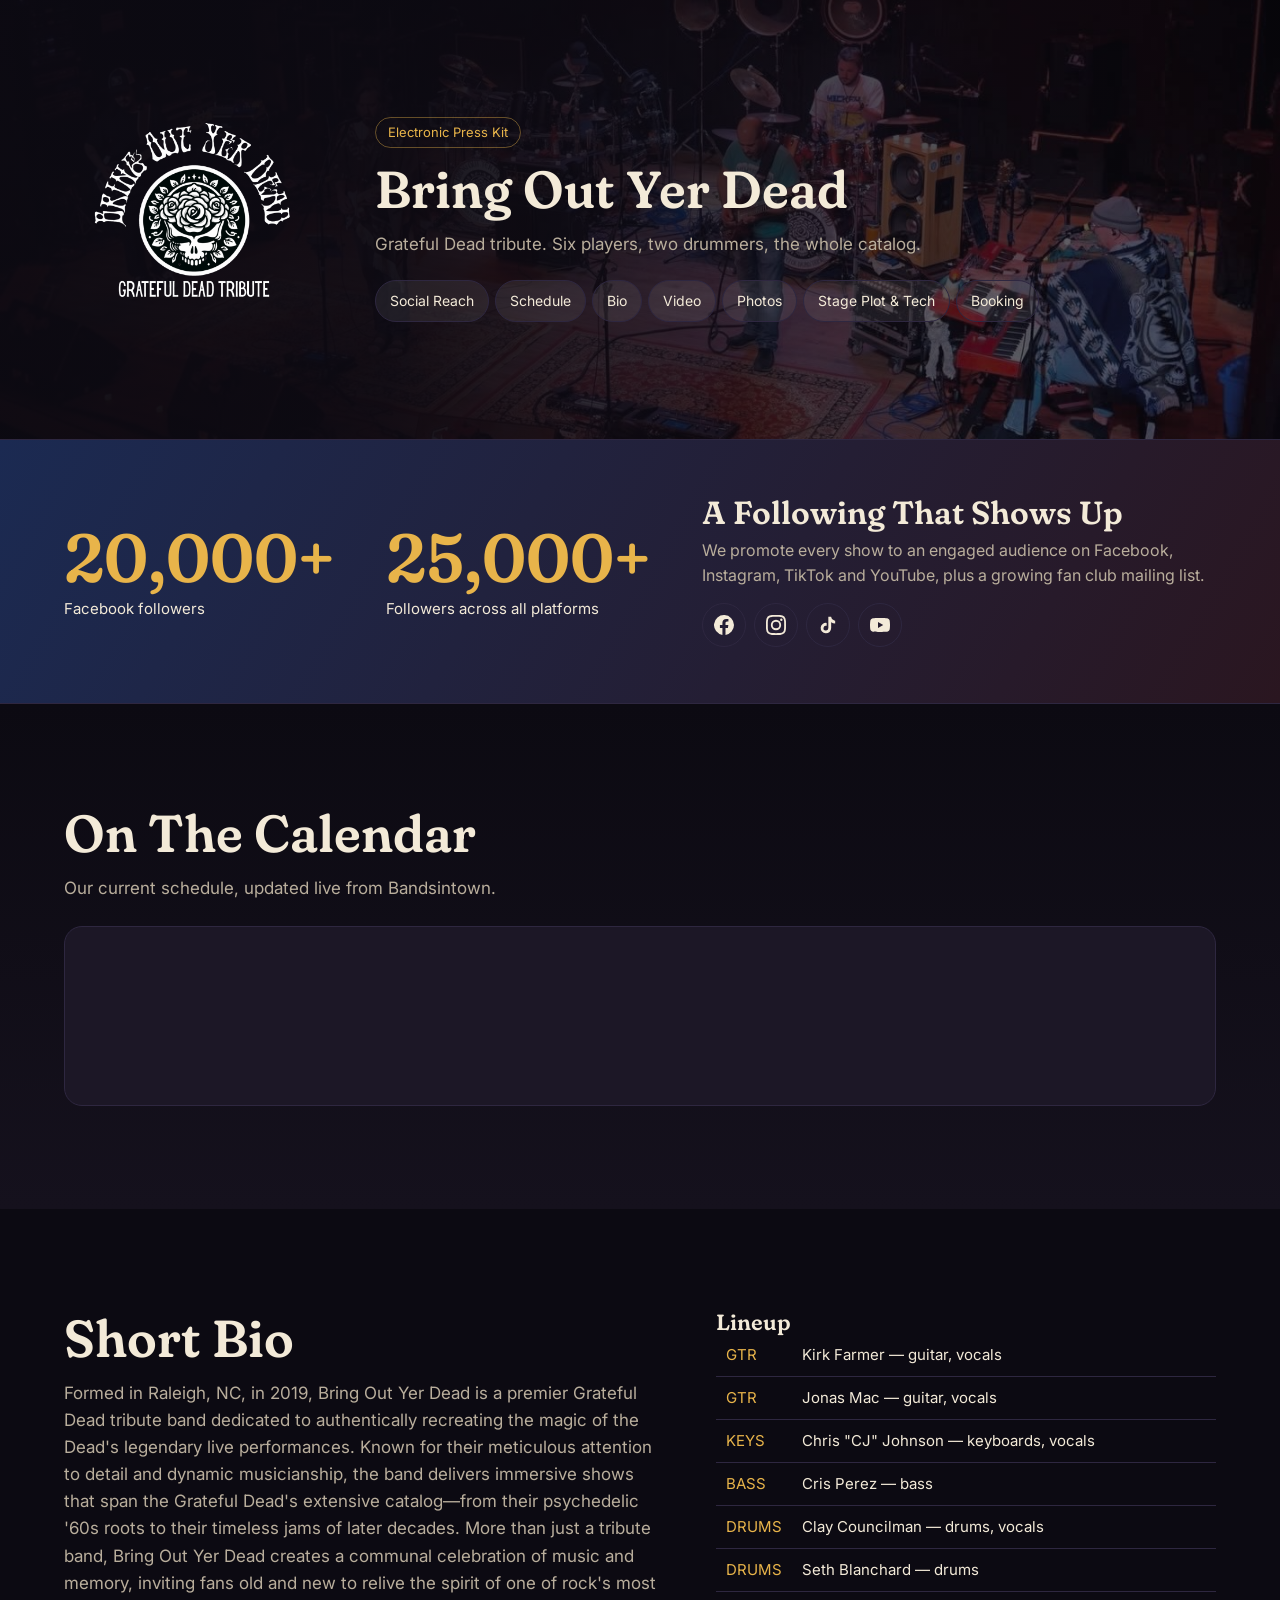
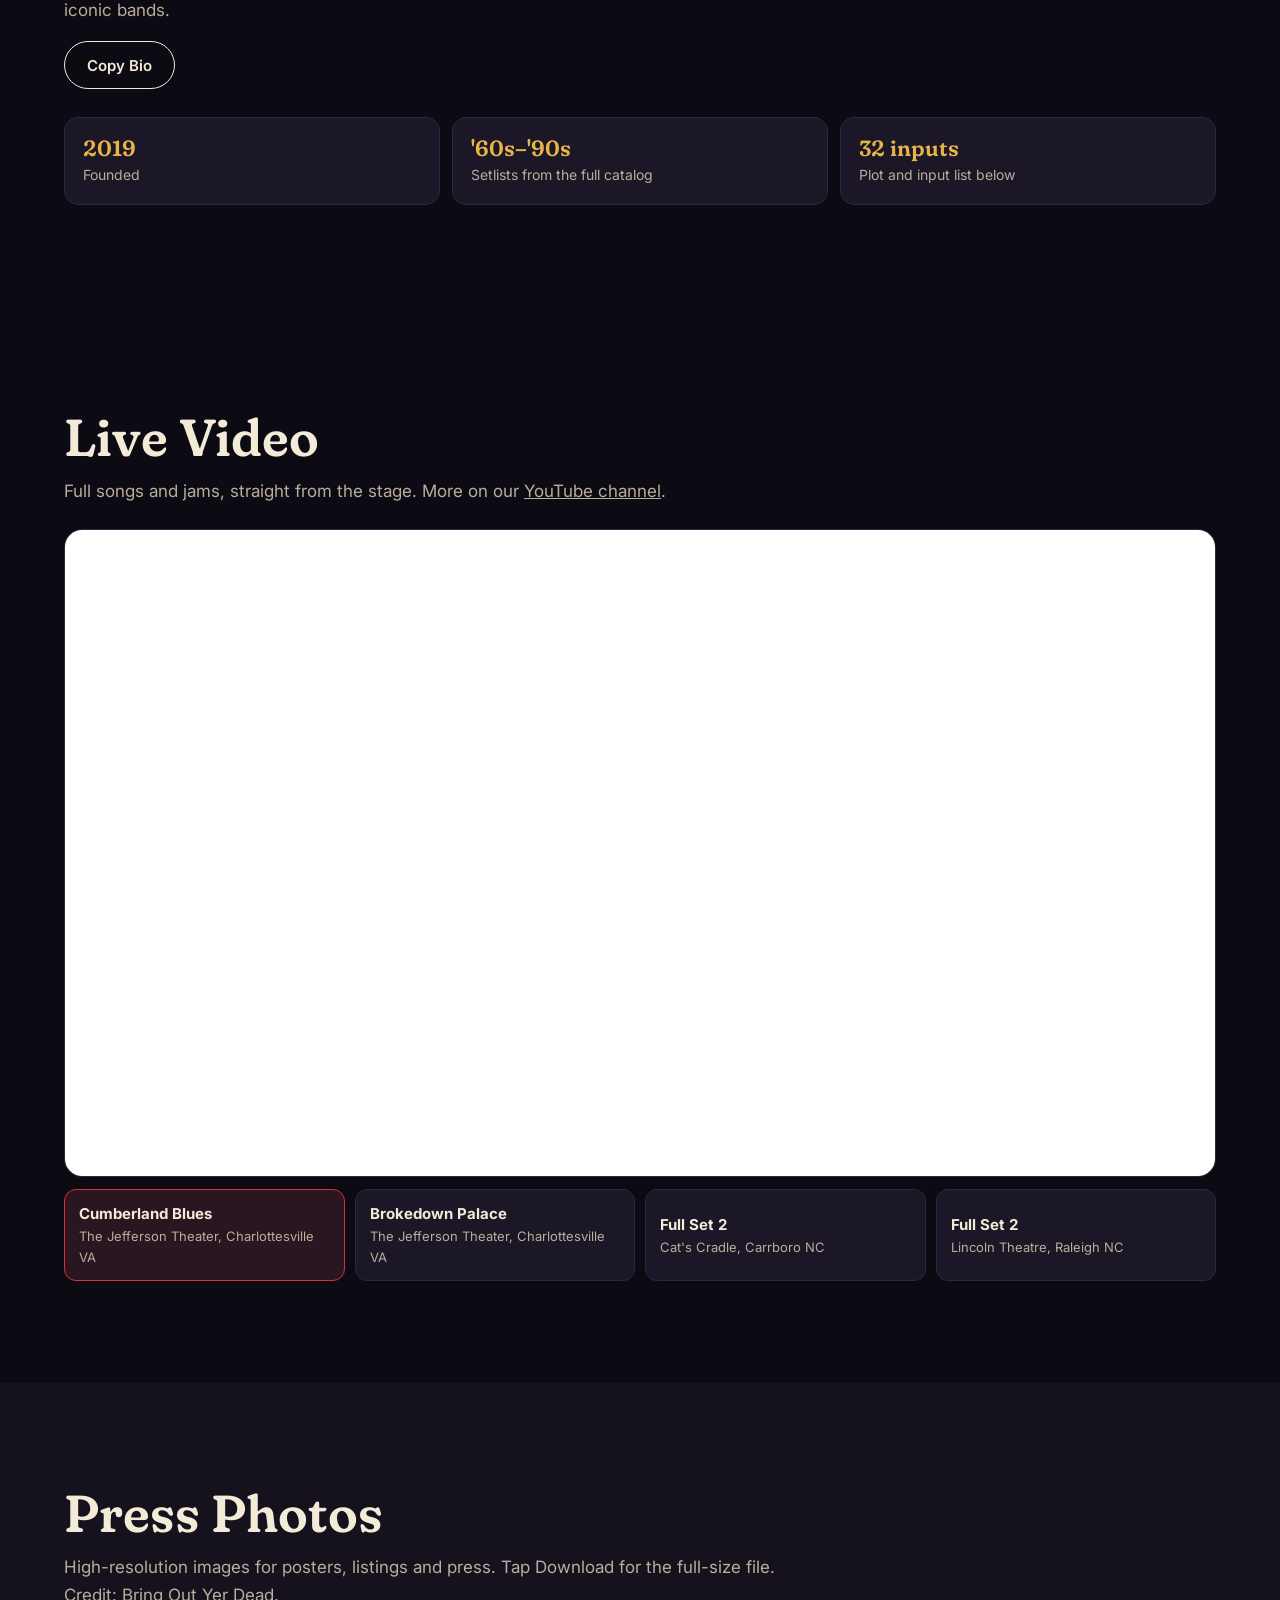
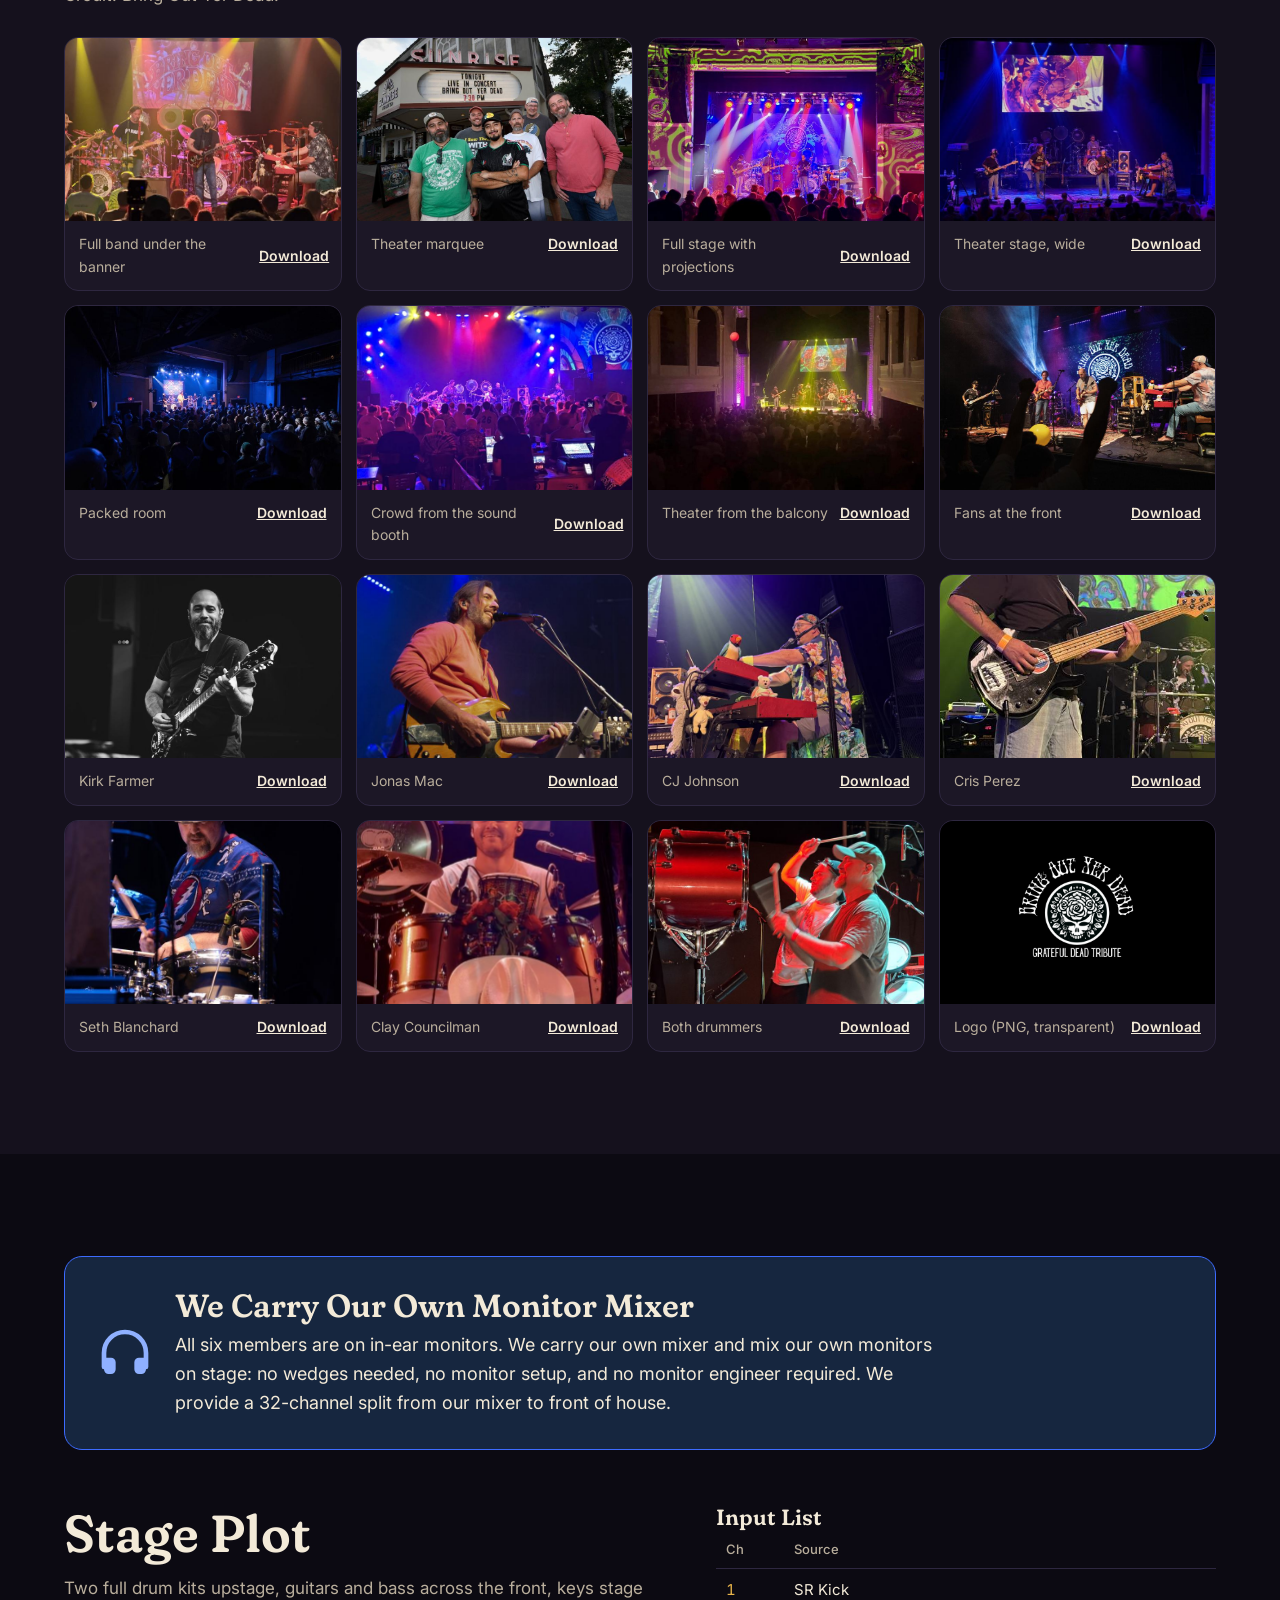
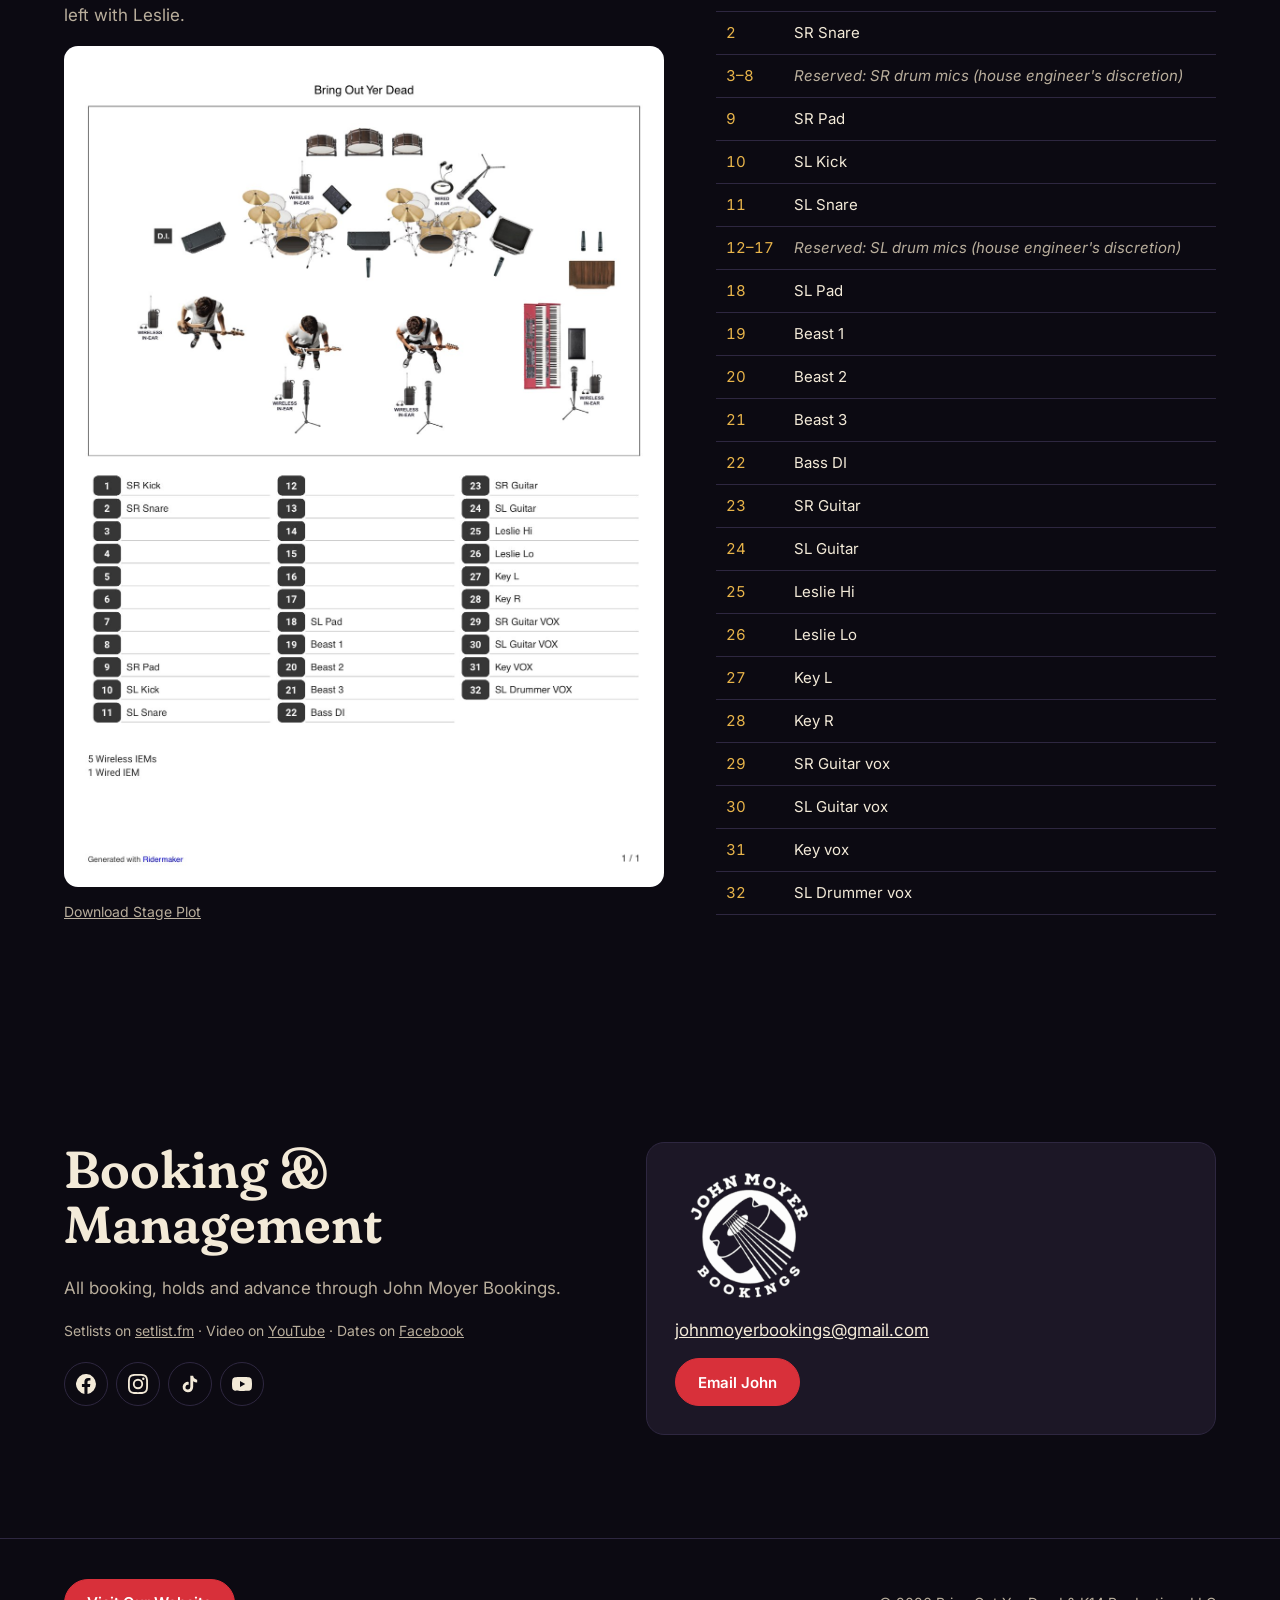
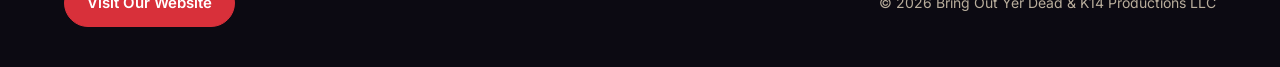
<file: epk/index.html>
<!DOCTYPE html>
<html lang="en">
<head>
<meta charset="utf-8">
<meta name="viewport" content="width=device-width,initial-scale=1">
<title>Press Kit · Bring Out Yer Dead</title>
<meta name="robots" content="noindex,nofollow">
<link rel="icon" href="/favicon.ico" sizes="any">
<link rel="icon" type="image/png" sizes="192x192" href="/img/icon-192.png">
<link rel="apple-touch-icon" href="/apple-touch-icon.png">
<link rel="preconnect" href="https://fonts.googleapis.com"><link rel="preconnect" href="https://fonts.gstatic.com" crossorigin>
<link rel="stylesheet" href="https://fonts.googleapis.com/css2?family=Anton&family=Caveat:wght@600&family=Fraunces:opsz,wght,SOFT,WONK@9..144,500..700,100,1&family=Inter:wght@400;500;600&display=swap">
<link rel="stylesheet" href="../css/site.css">
<style>
.ehero{position:relative;isolation:isolate;overflow:hidden;padding:clamp(48px,7vw,96px) max(5vw,16px)}
.ehero::before{content:"";position:absolute;inset:0;z-index:-2;background:url(../img/stage.jpg) center/cover}
.ehero::after{content:"";position:absolute;inset:0;z-index:-1;background:linear-gradient(90deg,rgba(12,10,18,.96) 30%,rgba(12,10,18,.55))}
.ehero .wrap{display:grid;grid-template-columns:minmax(0,260px) minmax(0,1fr);gap:clamp(24px,4vw,56px);align-items:center}
.ehero img{width:100%;max-width:260px}
.ehero h1{font-size:clamp(36px,5vw,52px)}
.tag{display:inline-block;font-size:13px;color:var(--gold);border:1px solid rgba(232,180,74,.4);border-radius:999px;padding:4px 12px;margin-bottom:14px}
.jump{display:flex;gap:6px;flex-wrap:wrap;margin-top:22px}
.jump a{font-size:14px;text-decoration:none;padding:9px 14px;border-radius:999px;background:rgba(255,255,255,.07);border:1px solid var(--line)}
.jump a:hover{border-color:var(--red)}
.jump a.site{background:var(--red);border-color:var(--red);color:#fff;font-weight:600}
.facts{display:grid;grid-template-columns:repeat(auto-fit,minmax(170px,1fr));gap:12px;margin-top:28px}
.facts div{background:var(--card);border:1px solid var(--line);border-radius:14px;padding:16px 18px}
.facts b{display:block;font:600 22px Fraunces,serif;font-variation-settings:"SOFT" 100;color:var(--gold)}
.facts span{font-size:14px;color:var(--mute)}
.two{display:grid;grid-template-columns:minmax(0,1.2fr) minmax(0,1fr);gap:clamp(24px,4vw,56px);align-items:start}
.photos{display:grid;grid-template-columns:repeat(auto-fit,minmax(240px,1fr));gap:14px;margin-top:28px}
.photos figure{margin:0;background:var(--card);border:1px solid var(--line);border-radius:14px;overflow:hidden}
.photos img{aspect-ratio:3/2;object-fit:cover;width:100%}
.photos figcaption{display:flex;justify-content:space-between;align-items:center;gap:10px;padding:12px 14px;font-size:14px;color:var(--mute)}
.photos a{color:var(--ink);font-weight:600;white-space:nowrap}
.plot{background:#fff;border-radius:14px;padding:10px}
table{width:100%;border-collapse:collapse;font-size:15px}
th,td{text-align:left;padding:9px 10px;border-bottom:1px solid var(--line)}
th{color:var(--mute);font-weight:500;font-size:13px}
td:first-child{font-variant-numeric:tabular-nums;color:var(--gold);width:3.5em}
.note{font-size:14px;color:var(--mute);margin-top:14px}
.rlist{columns:2 220px;padding:0;list-style:none;margin:20px 0 0}
.rlist li{padding:8px 0;border-bottom:1px solid var(--line);break-inside:avoid}
.reach{background:linear-gradient(120deg,#1b2a52,#2a1620);border-block:1px solid var(--line);padding:clamp(32px,5vw,56px) max(5vw,16px)}
.reach .wrap{display:grid;grid-template-columns:auto auto minmax(0,1fr);gap:clamp(20px,4vw,56px);align-items:center}
.rnum b{display:block;font:600 clamp(44px,6vw,68px)/1 Fraunces,serif;font-variation-settings:"SOFT" 100;color:var(--gold)}
.rnum span{display:block;margin-top:6px;color:var(--ink);font-size:15px}
.rtxt h2{font-size:clamp(24px,3vw,32px)}.rtxt p{color:var(--mute);margin:8px 0 14px}
.vframe{position:relative;display:grid;place-items:center;aspect-ratio:16/9;border-radius:18px;overflow:hidden;background:#000 url(../img/gallery/banner-wide.jpg) center/cover;border:1px solid var(--line);margin-top:24px;text-decoration:none}
.vframe::before{content:"";position:absolute;inset:0;background:linear-gradient(transparent 40%,rgba(0,0,0,.75))}
.vplay{position:relative;width:88px;height:88px;border-radius:50%;background:var(--red);display:grid;place-items:center;box-shadow:0 0 0 10px rgba(216,48,58,.25)}
.vlabel{position:absolute;left:24px;bottom:20px;font:600 20px Fraunces,serif;font-variation-settings:"SOFT" 100}
.vframe iframe{position:absolute;inset:0;width:100%;height:100%;border:0}
#evid{background:#000}#evid::before{display:none}
.vlist{display:grid;grid-template-columns:repeat(4,minmax(0,1fr));gap:10px;margin-top:12px}
.vlist button{text-align:left;padding:12px 14px;border-radius:12px;border:1px solid var(--line);background:var(--card);color:var(--ink);font:inherit;cursor:pointer;min-height:56px}
.vlist button[aria-pressed=true]{border-color:var(--red);background:#2a1620}
.vlist b{display:block;font-size:15px}.vlist small{display:block;color:var(--mute);font-size:13px}
@media(max-width:760px){.vlist{grid-template-columns:1fr 1fr}}
.mon{display:flex;gap:22px;align-items:center;background:#16263f;border:1px solid var(--blue);border-radius:18px;padding:clamp(20px,3vw,32px);margin-bottom:clamp(32px,5vw,56px)}
.mon svg{width:56px;height:56px;flex:none;color:#8fb0ff}
.mon h3{font-size:clamp(24px,3vw,32px)}.mon p{margin:8px 0 0;font-size:18px;max-width:70ch}
tr.res td{color:var(--mute);font-style:italic}tr.res td:first-child{color:var(--gold);font-style:normal;white-space:nowrap}
td:first-child{width:4.5em}
@media(max-width:860px){.reach .wrap{grid-template-columns:1fr 1fr}.rtxt{grid-column:1/-1}}
@media(max-width:600px){.mon{flex-direction:column;align-items:flex-start}}
@media(max-width:760px){.ehero .wrap,.two{grid-template-columns:minmax(0,1fr)}.ehero img{max-width:180px}}
</style>
</head>
<body>

<header class="ehero">
  <div class="wrap">
    <img src="../img/logo.png" alt="Bring Out Yer Dead — Grateful Dead Tribute">
    <div>
      <span class="tag">Electronic Press Kit</span>
      <h1>Bring Out Yer Dead</h1>
      <p class="lede">Grateful Dead tribute. Six players, two drummers, the whole catalog.</p>
      <div class="jump"><a href="#reach">Social Reach</a><a href="#schedule">Schedule</a><a href="#bio">Bio</a><a href="#live-video">Video</a><a href="#photos">Photos</a><a href="#tech">Stage Plot &amp; Tech</a><a href="#contact">Booking</a></div>
    </div>
  </div>
</header>

<section class="reach" id="reach">
  <div class="wrap">
    <div class="rnum"><b>20,000+</b><span>Facebook followers</span></div>
    <div class="rnum"><b>25,000+</b><span>Followers across all platforms</span></div>
    <div class="rtxt">
      <h2>A Following That Shows Up</h2>
      <p>We promote every show to an engaged audience on Facebook, Instagram, TikTok and YouTube, plus a growing fan club mailing list.</p>
      <div class="social" data-social></div>
    </div>
  </div>
</section>

<section class="band shows" id="schedule">
  <div class="wrap">
    <h2>On The Calendar</h2>
    <p class="lede">Our current schedule, updated live from Bandsintown.</p>
    <div class="bit-wrap" style="margin-top:24px">
      <a class="bit-widget-initializer" data-artist-name="Bring Out Yer Dead" data-display-local-dates="false" data-display-past-dates="false" data-auto-style="false" data-text-color="#F3EAD8" data-link-color="#D8303A" data-background-color="rgba(0,0,0,0)" data-display-limit="25" data-display-start-time="false" data-link-text-color="#FFFFFF" data-display-lineup="false" data-display-play-my-city="false" data-display-track-button="false" data-display-rsvp="false" data-separator-color="#2E2740" data-font="Inter"></a>
    </div>
  </div>
</section>

<section class="band" id="bio">
  <div class="wrap two">
    <div>
      <h2>Short Bio</h2>
      <p class="lede" id="bioText">Formed in Raleigh, NC, in 2019, Bring Out Yer Dead is a premier Grateful Dead tribute band dedicated to authentically recreating the magic of the Dead's legendary live performances. Known for their meticulous attention to detail and dynamic musicianship, the band delivers immersive shows that span the Grateful Dead's extensive catalog—from their psychedelic '60s roots to their timeless jams of later decades. More than just a tribute band, Bring Out Yer Dead creates a communal celebration of music and memory, inviting fans old and new to relive the spirit of one of rock's most iconic bands.</p>
      <button class="btn" type="button" id="copyBio">Copy Bio</button> <span class="msg" id="copyMsg" role="status"></span>
    </div>
    <div>
      <h3>Lineup</h3>
      <table><tbody>
        <tr><td>GTR</td><td>Kirk Farmer — guitar, vocals</td></tr>
        <tr><td>GTR</td><td>Jonas Mac — guitar, vocals</td></tr>
        <tr><td>KEYS</td><td>Chris "CJ" Johnson — keyboards, vocals</td></tr>
        <tr><td>BASS</td><td>Cris Perez — bass</td></tr>
        <tr><td>DRUMS</td><td>Clay Councilman — drums, vocals</td></tr>
        <tr><td>DRUMS</td><td>Seth Blanchard — drums</td></tr>
      </tbody></table>
    </div>
  </div>
  <div class="wrap facts">
    <div><b>2019</b><span>Founded</span></div>
    <div><b>'60s–'90s</b><span>Setlists from the full catalog</span></div>
    <div><b>32 inputs</b><span>Plot and input list below</span></div>
  </div>
</section>

<section class="band" id="live-video">
  <div class="wrap">
    <h2>Live Video</h2>
    <p class="lede">Full songs and jams, straight from the stage. More on our <a href="https://www.youtube.com/channel/UCQ5zhto_H1IK1-C3n1uaO1Q" target="_blank" rel="noopener">YouTube channel</a>.</p>
    <div class="vframe" id="evid"><iframe id="eframe" src="https://www.youtube.com/embed/5vBxQ3w7bKU?rel=0" title="Bring Out Yer Dead live video" allow="encrypted-media; picture-in-picture; fullscreen" allowfullscreen loading="lazy"></iframe></div>
    <div class="vlist" id="vlist"></div>  </div>
</section>

<section class="band sets" id="photos">
  <div class="wrap">
    <h2>Press Photos</h2>
    <p class="lede">High-resolution images for posters, listings and press. Tap Download for the full-size file. Credit: Bring Out Yer Dead.</p>
    <div class="photos" id="pressPhotos"></div>
  </div>
</section>

<section class="band" id="tech">
  <div class="wrap">
    <div class="mon">
      <svg viewBox="0 0 24 24" aria-hidden="true"><path d="M3 18v-6a9 9 0 0 1 18 0v6" fill="none" stroke="currentColor" stroke-width="2" stroke-linecap="round"/><path d="M21 19a2 2 0 0 1-2 2h-1a2 2 0 0 1-2-2v-3a2 2 0 0 1 2-2h3zM3 19a2 2 0 0 0 2 2h1a2 2 0 0 0 2-2v-3a2 2 0 0 0-2-2H3z" fill="currentColor"/></svg>
      <div>
        <h3>We Carry Our Own Monitor Mixer</h3>
        <p>All six members are on in-ear monitors. We carry our own mixer and mix our own monitors on stage: no wedges needed, no monitor setup, and no monitor engineer required. We provide a 32-channel split from our mixer to front of house.</p>
      </div>
    </div>
  </div>
  <div class="wrap two">
    <div>
      <h2>Stage Plot</h2>
      <p class="lede">Two full drum kits upstage, guitars and bass across the front, keys stage left with Leslie.</p>
      <a href="../img/stage-plot.jpg" class="plot" style="display:block"><img src="../img/stage-plot.jpg" alt="Stage plot showing two drum kits, two guitar amps, bass DI, keyboard rig with Leslie, and vocal mic positions" loading="lazy"></a>
      <p class="note"><a href="../img/stage-plot.jpg" download>Download Stage Plot</a></p>
    </div>
    <div>
      <h3>Input List</h3>
      <table class="stack">
        <thead><tr><th>Ch</th><th>Source</th></tr></thead>
        <tbody id="inputs"></tbody>
      </table>

    </div>
  </div>
</section>

<section class="band book" id="contact">
  <div class="wrap grid">
    <div><h2>Booking &amp; Management</h2><p class="lede">All booking, holds and advance through John Moyer Bookings.</p><p class="note">Setlists on <a href="https://www.setlist.fm/setlists/bring-out-yer-dead-73efc609.html" target="_blank" rel="noopener">setlist.fm</a> · Video on <a href="https://www.youtube.com/channel/UCQ5zhto_H1IK1-C3n1uaO1Q" target="_blank" rel="noopener">YouTube</a> · Dates on <a href="https://www.facebook.com/BringOutYerDeadNC/events" target="_blank" rel="noopener">Facebook</a></p><div class="social" data-social style="margin-top:20px"></div></div>
    <div class="agent">
      <img src="../img/john-moyer-bookings.png" alt="John Moyer Bookings logo" width="150" height="132">
      <a class="mail" href="mailto:johnmoyerbookings@gmail.com?subject=Booking%20inquiry%20-%20Bring%20Out%20Yer%20Dead">johnmoyerbookings@gmail.com</a>
      <a class="btn red" href="mailto:johnmoyerbookings@gmail.com?subject=Booking%20inquiry%20-%20Bring%20Out%20Yer%20Dead">Email John</a>
    </div>
  </div>
</section>

<footer><div class="wrap"><a class="btn red" href="../" target="_blank" rel="noopener">Visit Our Website</a><div>© <span id="yr">2026</span> Bring Out Yer Dead &amp; K14 Productions LLC</div></div></footer>

<script src="../js/site.js"></script>
<script charset="utf-8" src="https://widget.bandsintown.com/main.min.js" async></script>
<script>
{
const INPUTS = [[1,'SR Kick'],[2,'SR Snare'],['3–8','Reserved: SR drum mics (house engineer\'s discretion)',1],[9,'SR Pad'],[10,'SL Kick'],[11,'SL Snare'],['12–17','Reserved: SL drum mics (house engineer\'s discretion)',1],[18,'SL Pad'],[19,'Beast 1'],[20,'Beast 2'],[21,'Beast 3'],[22,'Bass DI'],[23,'SR Guitar'],[24,'SL Guitar'],[25,'Leslie Hi'],[26,'Leslie Lo'],[27,'Key L'],[28,'Key R'],[29,'SR Guitar vox'],[30,'SL Guitar vox'],[31,'Key vox'],[32,'SL Drummer vox']];
document.getElementById('inputs').innerHTML = INPUTS.map(([c,s,r]) => `<tr${r ? ' class="res"' : ''}><td>${c}</td><td>${s}</td></tr>`).join('');
const PP = [['banner-wide','Full band under the banner'],['marquee','Theater marquee'],['psych-room','Full stage with projections'],['theater-wide','Theater stage, wide'],['crowd-wide','Packed room'],['foh-crowd','Crowd from the sound booth'],['balcony-crowd','Theater from the balcony'],['hands-logo','Fans at the front'],['kirk-bw','Kirk Farmer'],['jonas-smile','Jonas Mac'],['cj-floral','CJ Johnson'],['cris-green','Cris Perez'],['drums-sweater','Seth Blanchard'],['drummer-smile','Clay Councilman'],['drum-duo','Both drummers']];
document.getElementById('pressPhotos').innerHTML = PP.map(([f,t]) => `<figure><img src="../img/gallery/${f}-sm.jpg" alt="${t}" loading="lazy"><figcaption>${t}<a href="../img/gallery/${f}.jpg" download>Download</a></figcaption></figure>`).join('') + `<figure><img src="../img/logo.png" alt="Band logo" loading="lazy" style="object-fit:contain;background:#000;padding:16px"><figcaption>Logo (PNG, transparent)<a href="../img/logo.png" download>Download</a></figcaption></figure>`;
const VIDS = [['5vBxQ3w7bKU','Cumberland Blues','The Jefferson Theater, Charlottesville VA'],['NnqmR7CLDEc','Brokedown Palace','The Jefferson Theater, Charlottesville VA'],['jpgaVDJ36sU','Full Set 2',"Cat's Cradle, Carrboro NC"],['B0iDDfoE5Sk','Full Set 2','Lincoln Theatre, Raleigh NC']];
const vl = document.getElementById('vlist'), fr = document.getElementById('eframe');
vl.innerHTML = VIDS.map(([id,t,v],i) => `<button type="button" data-id="${id}" aria-pressed="${i===0}"><b>${t}</b><small>${v}</small></button>`).join('');
vl.addEventListener('click', e => { const b = e.target.closest('button'); if (!b) return; fr.src = `https://www.youtube.com/embed/${b.dataset.id}?rel=0`; vl.querySelectorAll('button').forEach(x => x.setAttribute('aria-pressed', x === b)); });
ev.addEventListener('click', e => { if (window.self !== window.top) return; e.preventDefault(); ev.innerHTML = `<iframe src="https://www.youtube-nocookie.com/embed/videoseries?list=${ev.dataset.list}&autoplay=1" title="Bring Out Yer Dead live video" allow="autoplay; encrypted-media; picture-in-picture" allowfullscreen></iframe>`; });
const b = document.getElementById('copyBio'), m = document.getElementById('copyMsg');
b.addEventListener('click', async () => {
  try { await navigator.clipboard.writeText(document.getElementById('bioText').textContent); m.textContent = 'Copied.'; }
  catch { m.textContent = 'Select the text above to copy it.'; }
});
}
</script>
</body>
</html>
</file>
<file: css/site.css>
/*
VOICE: a seasoned touring band — warm, confident, a little cosmic, never cartoonish.
IDEA: a theater marquee at night with a liquid light show washing over the stage; shows read like ticket stubs, setlists like a taped-down stage set card.
PICTURE: the band's own live photo under an animated oil-projection canvas, the rose-skull logo floating on top.
COLOUR and TYPE: midnight ground, bone-white text, Steal-Your-Face red as the main accent, lightning blue in support; Fraunces (soft, wonky) for headlines, Inter for body, Caveat for the handwritten setlist.
LAYOUT: full-bleed bands, 1240px content, stacking cleanly under 600px.
*/
:root{color-scheme:dark;--bg:#0c0a12;--bg2:#15111d;--card:#1c1726;--line:#2e2740;--ink:#f3ead8;--mute:#b9ae9c;--red:#d8303a;--red2:#ff5a5f;--blue:#3d6bff;--gold:#e8b44a}
:root[data-theme=light],:root[data-theme=dark]{color-scheme:dark}
*{box-sizing:border-box;min-width:0}
html{scroll-behavior:smooth;scroll-padding-top:72px}
@media(prefers-reduced-motion:reduce){html{scroll-behavior:auto}}
body{margin:0;background:var(--bg);color:var(--ink);font:16px/1.6 Inter,system-ui,-apple-system,sans-serif;overflow-x:clip;-webkit-font-smoothing:antialiased}
img{max-width:100%;display:block}
a{color:inherit}
h1,h2,h3{font-family:Fraunces,Georgia,serif;font-variation-settings:"SOFT" 100,"WONK" 1;font-weight:600;line-height:1.05;text-wrap:balance;margin:0}
h2{font-size:clamp(32px,5vw,52px)}
h3{font-size:22px}
p{margin:0 0 1em;max-width:66ch}
.wrap{max-width:1240px;margin:0 auto}
.band{padding:clamp(56px,8vw,112px) max(5vw,16px)}
.lede{color:var(--mute);font-size:17px;margin-top:14px}
.btn{display:inline-flex;align-items:center;justify-content:center;gap:8px;min-height:48px;padding:0 22px;border-radius:999px;font:600 15px Inter,sans-serif;text-decoration:none;border:1.5px solid var(--ink);background:transparent;color:var(--ink);cursor:pointer;transition:background .2s,color .2s,transform .2s}
.btn:hover{background:var(--ink);color:var(--bg)}
.btn.red{background:var(--red);border-color:var(--red);color:#fff}
.btn.red:hover{background:var(--red2);border-color:var(--red2)}
:focus-visible{outline:3px solid var(--gold);outline-offset:3px}

/* nav */
.nav{position:fixed;inset:0 0 auto;z-index:50;display:flex;align-items:center;justify-content:space-between;gap:16px;padding:10px max(4vw,16px);transition:background .3s,backdrop-filter .3s}
.nav.solid{background:rgba(12,10,18,.86);backdrop-filter:blur(12px);border-bottom:1px solid var(--line)}
.brand{display:flex;align-items:center;gap:12px;text-decoration:none;font:400 21px/1 Anton,Impact,"Arial Narrow",sans-serif;text-transform:uppercase;letter-spacing:.04em;white-space:nowrap}
.brand img{width:42px;height:42px;border-radius:50%;flex:none}
.links{display:flex;gap:4px;align-items:center}
.links a{text-decoration:none;padding:10px 12px;border-radius:8px;font-size:15px;color:var(--mute)}
.links a:hover{color:var(--ink)}
.links .btn{color:#fff;min-height:42px;margin-left:8px}
.burger{display:none;width:44px;height:44px;border:0;background:transparent;color:var(--ink);cursor:pointer}
@media(max-width:1120px){
 .burger{display:block}
 .links{position:fixed;inset:64px 0 auto;flex-direction:column;align-items:stretch;background:rgba(12,10,18,.97);padding:12px 16px 24px;border-bottom:1px solid var(--line);transform:translateY(-130%);transition:transform .3s}
 .links.open{transform:none}
 .links a{font-size:18px;padding:14px 8px}
 .links .btn{margin:8px 0 0}
}

/* hero */
.hero{position:relative;min-height:min(100svh,920px);display:grid;place-items:center;text-align:center;overflow:hidden;isolation:isolate;padding:96px 16px 64px}
.hero .photo{position:absolute;inset:0;z-index:-3;background:url(../img/live-blue.jpg) center 35%/cover;filter:saturate(1.1)}
.hero canvas{position:absolute;inset:0;width:100%;height:100%;z-index:-2;mix-blend-mode:screen;opacity:.55}
.hero::after{content:"";position:absolute;inset:0;z-index:-1;background:radial-gradient(ellipse at 50% 45%,rgba(12,10,18,.25),rgba(12,10,18,.78) 70%),linear-gradient(transparent 60%,var(--bg))}
.hero .logo{width:clamp(240px,40vw,460px);margin:0 auto 28px;filter:drop-shadow(0 8px 30px rgba(0,0,0,.6))}
.hero p{margin:6px auto 26px;font-size:clamp(17px,2vw,20px);max-width:36ch;color:#efe6d4;text-shadow:0 2px 12px #000}
.hero .cta{display:flex;gap:12px;justify-content:center;flex-wrap:wrap}
.oil{position:absolute;right:max(4vw,16px);bottom:24px;font-size:13px;color:var(--mute);background:rgba(12,10,18,.6);border:1px solid var(--line);border-radius:999px;padding:8px 14px;cursor:pointer;min-height:40px}
.oil:hover{color:var(--ink)}


/* shows */
.head{display:flex;justify-content:space-between;align-items:end;gap:20px;flex-wrap:wrap;margin-bottom:32px}
.shows{background:linear-gradient(180deg,var(--bg),var(--bg2))}
.bit-wrap{background:var(--card);border:1px solid var(--line);border-radius:18px;padding:clamp(16px,3vw,32px);min-height:180px}
.fallback{display:grid;gap:12px;justify-items:start;margin-top:20px;padding-top:20px;border-top:1px solid var(--line)}
.fallback p{color:var(--mute)}

/* about */
.about .lede{color:var(--ink);font:500 clamp(19px,2.2vw,22px)/1.45 Inter,sans-serif;margin:18px 0 20px;padding-left:16px;border-left:3px solid var(--red)}
.about .grid{display:grid;grid-template-columns:minmax(0,1.1fr) minmax(0,1fr);gap:clamp(28px,5vw,72px);align-items:center}
.about figure{margin:0;position:relative}
.about figure img{border-radius:18px;aspect-ratio:3/2;object-fit:cover;width:100%;height:auto}
.about figcaption{font-size:13px;color:var(--mute);margin-top:10px}
.stats{display:flex;gap:28px;flex-wrap:wrap;margin:24px 0 0;padding:20px 0 0;border-top:1px solid var(--line)}
.stats b{display:block;font:600 30px Fraunces,serif;font-variation-settings:"SOFT" 100;color:var(--gold)}
.stats span{font-size:14px;color:var(--mute)}
@media(max-width:820px){.about .grid{grid-template-columns:minmax(0,1fr)}}

/* members */
.members{display:grid;grid-template-columns:repeat(auto-fill,minmax(min(170px,40vw),1fr));gap:12px;margin-top:40px}
.m{background:var(--card);border:1px solid var(--line);border-radius:16px;padding:20px;display:grid;gap:4px;position:relative;overflow:hidden;transition:transform .25s,border-color .25s}
.m:hover{transform:translateY(-4px);border-color:var(--red)}
.m svg{width:34px;height:34px;color:var(--red2);margin-bottom:10px}
.m b{font:600 19px Fraunces,serif;font-variation-settings:"SOFT" 100}
.m span{color:var(--mute);font-size:14px}

/* setlists */
.sets{background:var(--bg2)}
.sets .grid{display:grid;grid-template-columns:minmax(0,300px) minmax(0,1fr);gap:clamp(20px,4vw,48px);align-items:start}
.picker{display:grid;gap:8px}
.picker button{text-align:left;background:var(--card);border:1px solid var(--line);color:var(--ink);border-radius:12px;padding:12px 16px;cursor:pointer;min-height:56px;font:15px Inter,sans-serif;transition:border-color .2s,background .2s}
.picker button small{display:block;color:var(--mute);font-size:13px}
.picker button[aria-selected=true]{border-color:var(--red);background:#2a1620}
.card{position:relative;background:#f4eedf;color:#1b1820;border-radius:6px;padding:34px clamp(20px,4vw,44px) 28px;box-shadow:0 20px 50px rgba(0,0,0,.45);transform:rotate(-.6deg)}
.card::before,.card::after{content:"";position:absolute;top:-12px;width:90px;height:26px;background:rgba(232,180,74,.55);transform:rotate(-4deg)}
.card::before{left:24px}.card::after{right:24px;transform:rotate(5deg)}
.card h3{font-size:26px;color:#1b1820}
.card .where{font-size:14px;color:#5c5560;margin:4px 0 18px}
.card ol{margin:0;padding:0;list-style:none;columns:2 220px;column-gap:32px;font:600 24px/1.35 Caveat,cursive}
.card li{break-inside:avoid;padding:2px 0}
.card li.seg::after{content:" →";color:var(--red)}
.card .src{font-size:13px;color:#5c5560;margin:16px 0 0}
@media(max-width:760px){.sets .grid{grid-template-columns:minmax(0,1fr)}.picker{grid-auto-flow:column;grid-auto-columns:minmax(200px,1fr);overflow-x:auto;padding-bottom:6px}}

/* watch + photos */
.watch .frame{position:relative;aspect-ratio:16/9;border-radius:18px;overflow:hidden;background:#000 url(../img/stage.jpg) center/cover;display:grid;place-items:center;text-decoration:none;border:1px solid var(--line)}
.watch .frame::before{content:"";position:absolute;inset:0;background:linear-gradient(transparent 40%,rgba(0,0,0,.7))}
.watch .play{position:relative;width:88px;height:88px;border-radius:50%;background:var(--red);display:grid;place-items:center;box-shadow:0 0 0 10px rgba(216,48,58,.25);transition:transform .2s}
.watch .frame:hover .play{transform:scale(1.08)}
.watch .label{position:absolute;left:24px;bottom:20px;font:600 20px Fraunces,serif;font-variation-settings:"SOFT" 100}
.watch iframe{position:absolute;inset:0;width:100%;height:100%;border:0}

/* join + booking */
.join{position:relative;overflow:hidden;isolation:isolate;text-align:center}
.join::before{content:"";position:absolute;inset:-40%;z-index:-1;background:conic-gradient(from 0deg,#d8303a33,#3d6bff33,#e8b44a2a,#d8303a33);filter:blur(60px);animation:spin 30s linear infinite}
@keyframes spin{to{transform:rotate(1turn)}}
@media(prefers-reduced-motion:reduce){.join::before{animation:none}}
.join p{margin-inline:auto}
form.sub{display:flex;gap:10px;max-width:520px;margin:26px auto 0;flex-wrap:wrap}
input,textarea{font:16px Inter,sans-serif;color:var(--ink);background:var(--card);border:1px solid var(--line);border-radius:12px;padding:13px 16px;min-height:50px;width:100%}
input::placeholder,textarea::placeholder{color:#8d8397}
form.sub input[type=email]{flex:1 1 240px;width:auto;border-radius:999px;padding-inline:22px}
.consent{display:flex;gap:10px;align-items:center;justify-content:center;width:100%;font-size:14px;color:var(--mute)}
.consent input{width:20px;height:20px;min-height:0}
.msg{min-height:1.6em;margin-top:12px;font-size:15px;color:var(--gold)}
.book .grid{display:grid;grid-template-columns:minmax(0,1fr) minmax(0,1.1fr);gap:clamp(28px,5vw,64px)}
.agent{background:var(--card);border:1px solid var(--line);border-radius:18px;padding:28px;display:grid;gap:14px;justify-items:start;align-content:start}
.agent img{width:150px}
.agent .mail{font-size:17px;word-break:break-all}
.cform{display:grid;gap:12px;grid-template-columns:1fr 1fr}
.cform .full{grid-column:1/-1}
.cform label{display:grid;gap:6px;font-size:14px;color:var(--mute)}
@media(max-width:820px){.book .grid{grid-template-columns:minmax(0,1fr)}}
@media(max-width:480px){.cform{grid-template-columns:1fr}}

/* footer */
footer{border-top:1px solid var(--line);padding:40px max(5vw,16px);color:var(--mute);font-size:14px}
footer .wrap{display:flex;justify-content:space-between;gap:20px;flex-wrap:wrap;align-items:center}
.social{display:flex;gap:8px}
.social a{width:44px;height:44px;border-radius:50%;border:1px solid var(--line);display:grid;place-items:center;color:var(--ink);transition:background .2s,border-color .2s}
.social a:hover{background:var(--red);border-color:var(--red)}
.social svg{width:20px;height:20px;fill:currentColor}
.reveal{opacity:0;transform:translateY(24px);transition:opacity .8s,transform .8s}
.reveal.in{opacity:1;transform:none}
@media(prefers-reduced-motion:reduce){.reveal{opacity:1;transform:none;transition:none}}

/* photo gallery */
.pgrid{columns:3 260px;column-gap:12px}
.pgrid button{display:block;width:100%;padding:0;border:0;border-radius:12px;overflow:hidden;cursor:zoom-in;background:#000;margin:0 0 12px;break-inside:avoid}
.pgrid img{width:100%;height:auto;display:block;transition:transform .6s}
.pgrid button:hover img{transform:scale(1.05)}
@media(max-width:600px){.pgrid{columns:2;column-gap:8px}.pgrid button{margin-bottom:8px;border-radius:8px}}
.lb{position:fixed;inset:0;z-index:90;background:rgba(5,4,8,.95);display:grid;place-items:center;padding:56px 12px}
.lb[hidden]{display:none}
.lb img{max-width:100%;max-height:calc(100vh - 112px);border-radius:8px;box-shadow:0 20px 60px #000}
.lb button{position:absolute;width:52px;height:52px;border-radius:50%;border:1px solid var(--line);background:rgba(28,23,38,.85);color:var(--ink);font-size:30px;line-height:1;cursor:pointer;display:grid;place-items:center}
.lb button:hover{border-color:var(--red)}
.lbx{top:12px;right:12px}.lbp{left:12px;top:50%;transform:translateY(-50%)}.lbn{right:12px;top:50%;transform:translateY(-50%)}
.lbc{position:absolute;bottom:16px;left:0;right:0;text-align:center;color:var(--mute);font-size:14px}
@media(max-width:600px){.lbp,.lbn{top:auto;bottom:8px;transform:none}.lbc{bottom:22px}}
/* member photos */
.m .ph{display:block;width:calc(100% + 40px);max-width:none;margin:-20px -20px 14px;height:auto;aspect-ratio:4/5;object-fit:cover;background:#000}
.m .noph{display:grid;place-items:center;width:calc(100% + 40px);margin:-20px -20px 14px;aspect-ratio:4/5;background:linear-gradient(160deg,#2a1f38,#15111d)}
.m .noph svg{width:56px;height:56px;margin:0;opacity:.8}
.m{align-content:start}

/* member cards + bio panel */
button.m{font:inherit;color:inherit;text-align:left;cursor:pointer;width:100%}
.m em{font:italic 500 15px Fraunces,serif;font-variation-settings:"SOFT" 100;color:var(--gold)}
.m .more{font-style:normal;font-size:13px;font-weight:600;color:var(--red2);margin-top:6px}
.md{position:fixed;inset:0;z-index:95;background:rgba(5,4,8,.88);display:grid;place-items:center;padding:16px;overflow-y:auto}
.md[hidden]{display:none}
.mdbox{position:relative;width:min(860px,100%);background:var(--card);border:1px solid var(--line);border-radius:20px;overflow:hidden;box-shadow:0 30px 80px #000}
.mdx{position:absolute;top:12px;right:12px;z-index:2;width:48px;height:48px;border-radius:50%;border:1px solid var(--line);background:rgba(12,10,18,.8);color:var(--ink);font-size:28px;cursor:pointer}
.mdx:hover{border-color:var(--red)}
.mdpics{display:grid;grid-template-columns:minmax(0,2fr) minmax(0,1fr);grid-template-rows:repeat(2,minmax(0,1fr));gap:4px;height:clamp(240px,40vw,380px);overflow:hidden}
.mdpics img{min-height:0}
.mdpics img{width:100%;height:100%;object-fit:cover;object-position:50% 30%}
.mdpics img:first-child{grid-row:span 2}
.mdpics img:nth-child(2):last-child{grid-row:span 2}
.mdtxt{padding:24px clamp(20px,4vw,36px) 30px;display:grid;gap:4px}
.mdtxt h3{font-size:clamp(26px,3.5vw,34px)}
.mdtxt em{font:italic 500 19px Fraunces,serif;font-variation-settings:"SOFT" 100;color:var(--gold)}
.mdtxt span{color:var(--mute);font-size:14px}
.mdtxt p{margin:14px 0 0;font-size:17px;max-width:62ch}
@media(max-width:600px){.mdpics{grid-template-columns:1fr 1fr;grid-template-rows:auto auto;height:auto;overflow:visible}.mdpics img{aspect-ratio:1}.mdpics img:first-child{grid-column:span 2;grid-row:auto;aspect-ratio:4/3}.mdpics img:nth-child(2):last-child{grid-column:span 2;grid-row:auto;aspect-ratio:4/3}}

/* social: header icons + follow block */
.navsoc{display:flex;gap:2px;margin-left:6px;padding-left:10px;border-left:1px solid var(--line)}
.navsoc a{width:38px;height:38px;padding:0;border-radius:50%;display:grid;place-items:center;color:var(--mute)}
.navsoc a:hover{color:var(--ink);background:rgba(255,255,255,.08)}
.navsoc svg{width:18px;height:18px;fill:currentColor}
@media(max-width:1120px){.navsoc{margin:8px 0 0;padding:12px 0 0;border-left:0;border-top:1px solid var(--line);gap:8px}.navsoc a{width:46px;height:46px;border:1px solid var(--line)}.navsoc svg{width:20px;height:20px}}
.follow{margin:56px auto 0;max-width:900px}
.follow h3{font-size:clamp(24px,3vw,30px)}
.follow p{margin:10px auto 22px;color:var(--mute)}
.fol{display:grid;grid-template-columns:repeat(3,minmax(0,1fr));gap:12px;text-align:left}
.fol a{display:flex;gap:12px;align-items:center;padding:16px;border-radius:14px;background:var(--card);border:1px solid var(--line);text-decoration:none;transition:border-color .2s,transform .2s}
.fol a:hover{border-color:var(--red);transform:translateY(-2px)}
.fol svg{width:28px;height:28px;flex:none;fill:currentColor}
.fol b{display:block;font-size:16px}.fol small{display:block;color:var(--mute);font-size:13px;line-height:1.35}
.fol a.fb{grid-column:span 3;background:#1b2a52;border-color:#3d6bff;padding:20px 22px}
.fol a.fb svg{width:36px;height:36px;color:#8fb0ff}.fol a.fb b{font-size:19px}.fol a.fb small{color:#c9d6ff;font-size:14px}
.fol a.fb:hover{border-color:#8fb0ff}
@media(max-width:760px){.fol{grid-template-columns:minmax(0,1fr)}.fol a.fb{grid-column:auto}}
.book h2{margin-bottom:24px}
</file>
